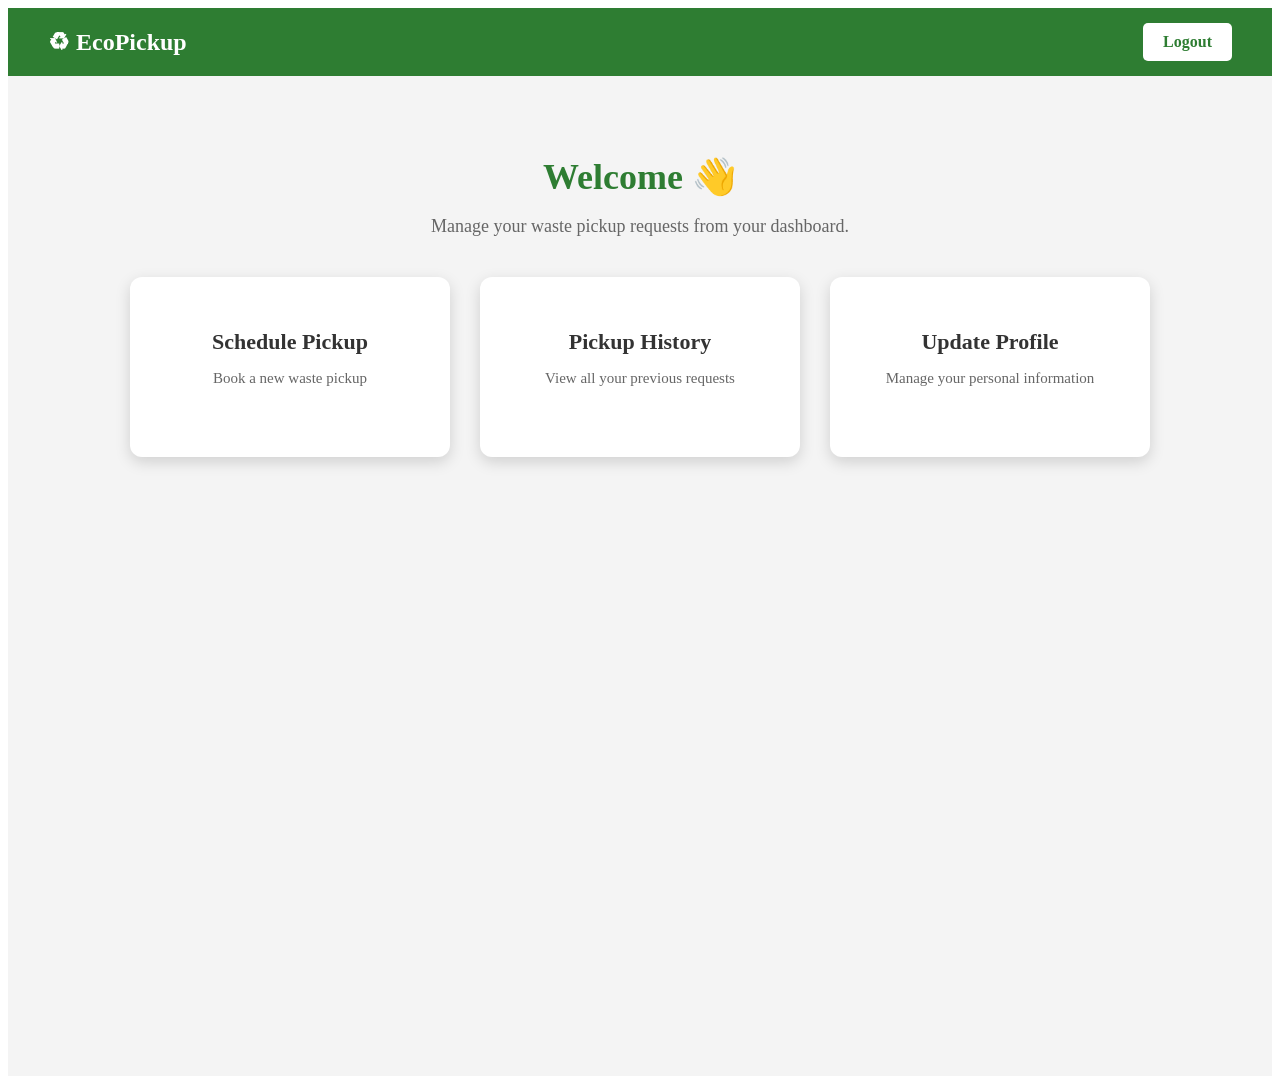
<file: dashboard.html>
<!DOCTYPE html>
<html lang="en">
<head>
    <meta charset="UTF-8">
    <meta name="viewport" content="width=device-width, initial-scale=1.0">
    <title>Dashboard | EcoPickup</title>

    <link rel="stylesheet" href="dashboard.css ">

</head>
<body>

<header class="dashboard-header">

    <div class="logo">
        ♻ EcoPickup
    </div>

    <a href="login.html" class="logout-btn">
        Logout
    </a>

</header>

<section class="dashboard">

    <h1>Welcome 👋</h1>

    <p>
        Manage your waste pickup requests from your dashboard.
    </p>

    <div class="dashboard-cards">

        <a href="schedule.html" class="dashboard-card">

            <i class="fas fa-calendar-check"></i>

            <h3>Schedule Pickup</h3>

            <p> Book a new waste pickup</p>
        </a>

        <a href="history.html" class="dashboard-card">
            <i class="fas fa-history"></i>

            <h3>Pickup History</h3>
            <p>View all your previous requests</p>
        </a>

        <a href="profile.html" class="dashboard-card">

            <i class="fas fa-user"></i>

            <h3>Update Profile</h3>
            <p>Manage your personal information</p>
        </a>
    </div>

</section>

</body>
</html>
</file>
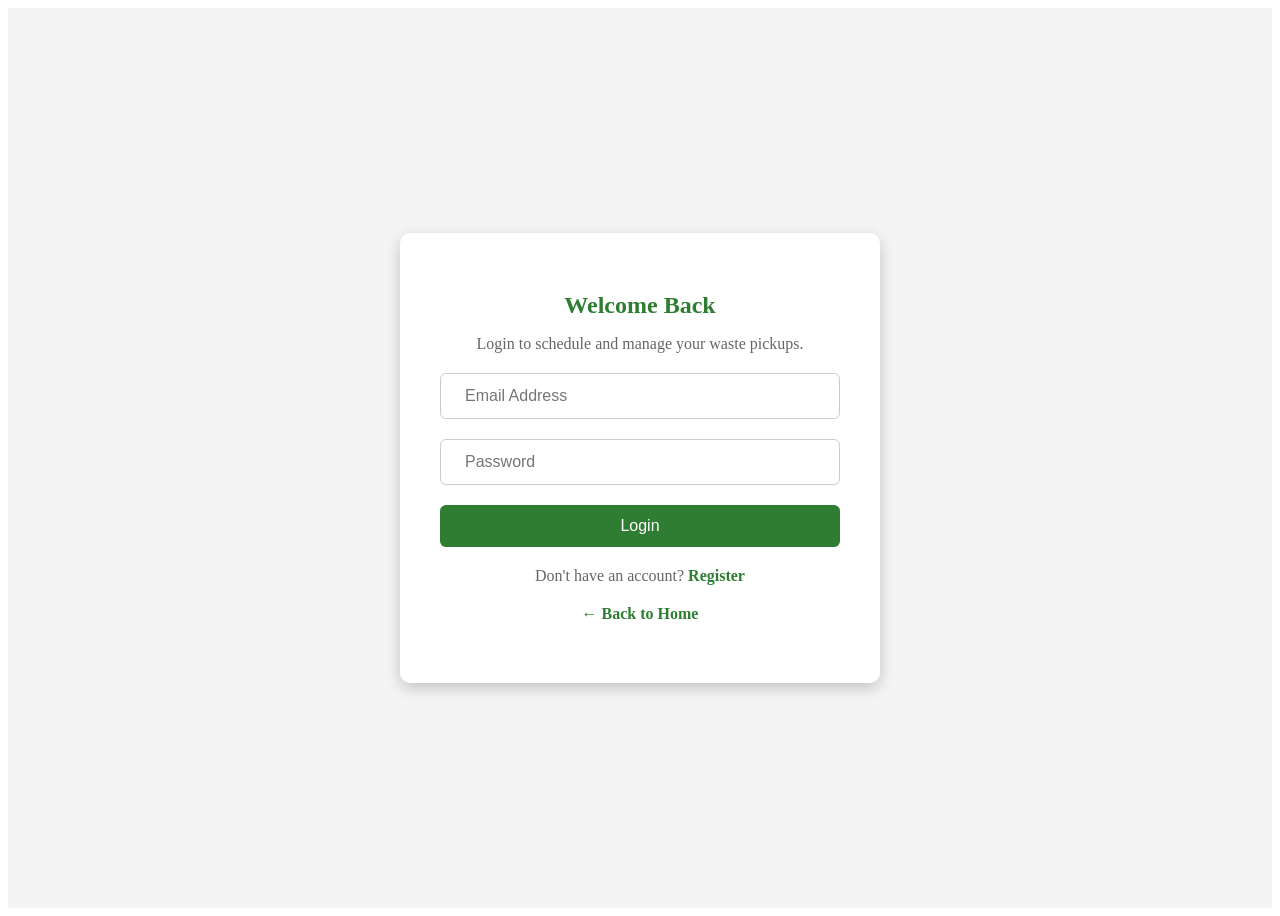
<file: login.html>
<!DOCTYPE html>
<html lang="en">
<head>
    <meta charset="UTF-8">
    <meta name="viewport" content="width=device-width, initial-scale=1.0">
    <title>Login | EcoPickup</title>

    <link rel="stylesheet" href="login.css">

</head>

<body>

<div class="form-container">

    <div class="form-box">

        <h2>Welcome Back</h2>
        <p>Login to schedule and manage your waste pickups.</p>

        <form id="loginForm">

            <div class="input-box">
                <i class="fas fa-envelope"></i>
                <input type="email" id="email" placeholder="Email Address" required>
            </div>

            <div class="input-box">
                <i class="fas fa-lock"></i>
                <input type="password" id="password" placeholder="Password" required>
            </div>

            <button type="submit" class="register-btn">
                Login
            </button>

        </form>

        <p class="login-link">
            Don't have an account?
            <a href="register.html">Register</a>
        </p>

        <p class="login-link">
            <a href="CAP.HTML">← Back to Home</a>
        </p>

    </div>

</div>

<script src="login.js"></script>

</body>
</html>
</file>
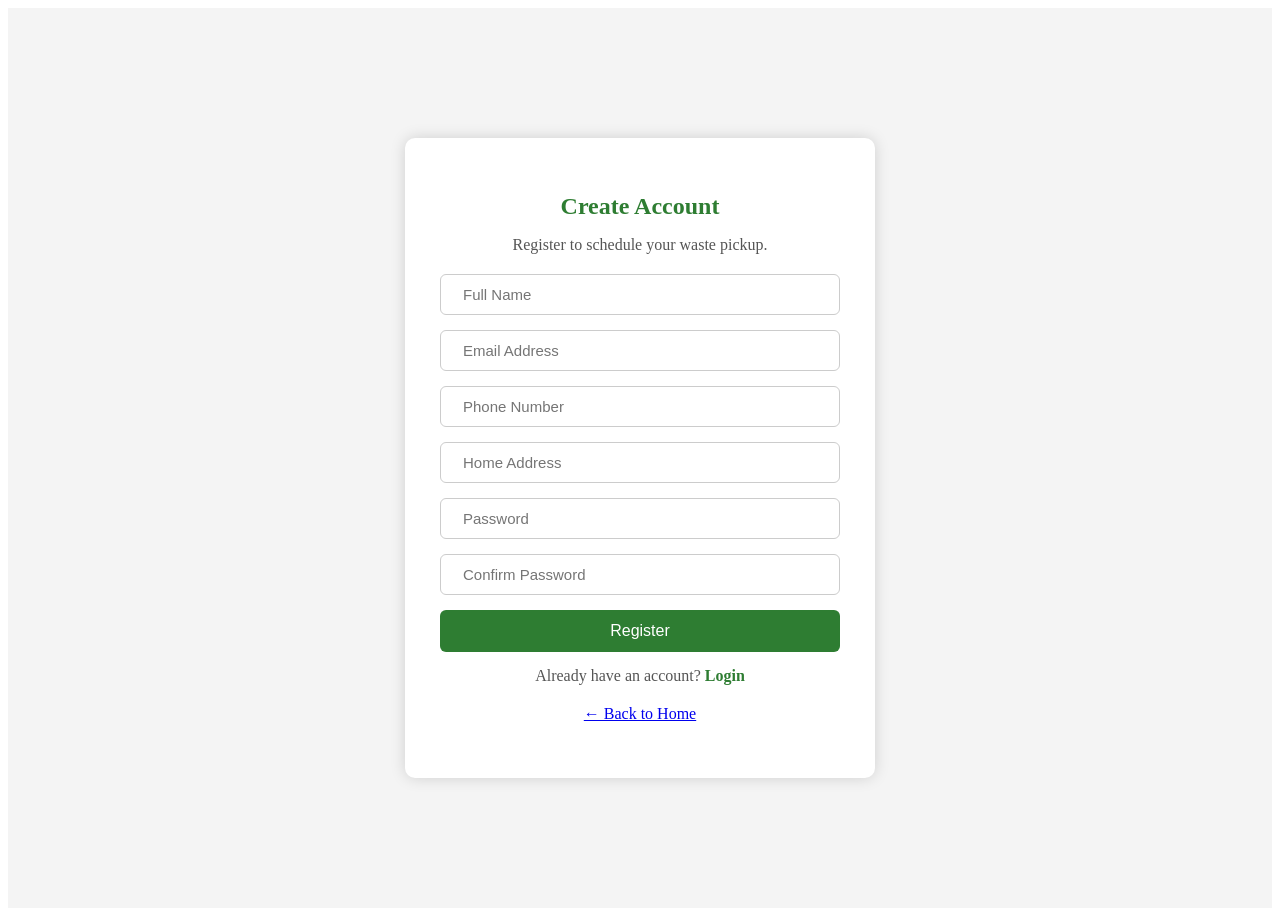
<file: register.html>
<!DOCTYPE html>
<html lang="en">
<head>
    <meta charset="UTF-8">
    <meta name="viewport" content="width=device-width, initial-scale=1.0">
    <title>Register | EcoPickup</title>

    <link rel="stylesheet" href="register.css">
</head> 
<body>

<div class="form-container">

    <div class="form-box">

        <h2>Create Account</h2>
        <p>Register to schedule your waste pickup.</p>

        <form id="registerForm">

            <div class="input-box">
                <i class="fas fa-user"></i>
                <input type="text" id="fullname" placeholder="Full Name" required>
            </div>

            <div class="input-box">
                <i class="fas fa-envelope"></i>
                <input type="email" id="email" placeholder="Email Address" required>
            </div>

            <div class="input-box">
                <i class="fas fa-phone"></i>
                <input type="tel" id="phone" placeholder="Phone Number" required>
            </div>

            <div class="input-box">
                <i class="fas fa-map-marker-alt"></i>
                <input type="text" id="address" placeholder="Home Address" required>
            </div>

            <div class="input-box">
                <i class="fas fa-lock"></i>
                <input type="password" id="password" placeholder="Password" required>
            </div>

            <div class="input-box">
                <i class="fas fa-lock"></i>
                <input type="password" id="confirmPassword" placeholder="Confirm Password" required>
            </div>

            <button type="submit" class="register-btn">
                Register
            </button>

        </form>

        <p class="login-link">
            Already have an account?
            <a href="login.html">Login</a>
        </p>

        <p>
            <a href="index.html">← Back to Home</a>
        </p>

    </div>

</div>

<script src="register.js"></script>

</body>
</html>
</file>
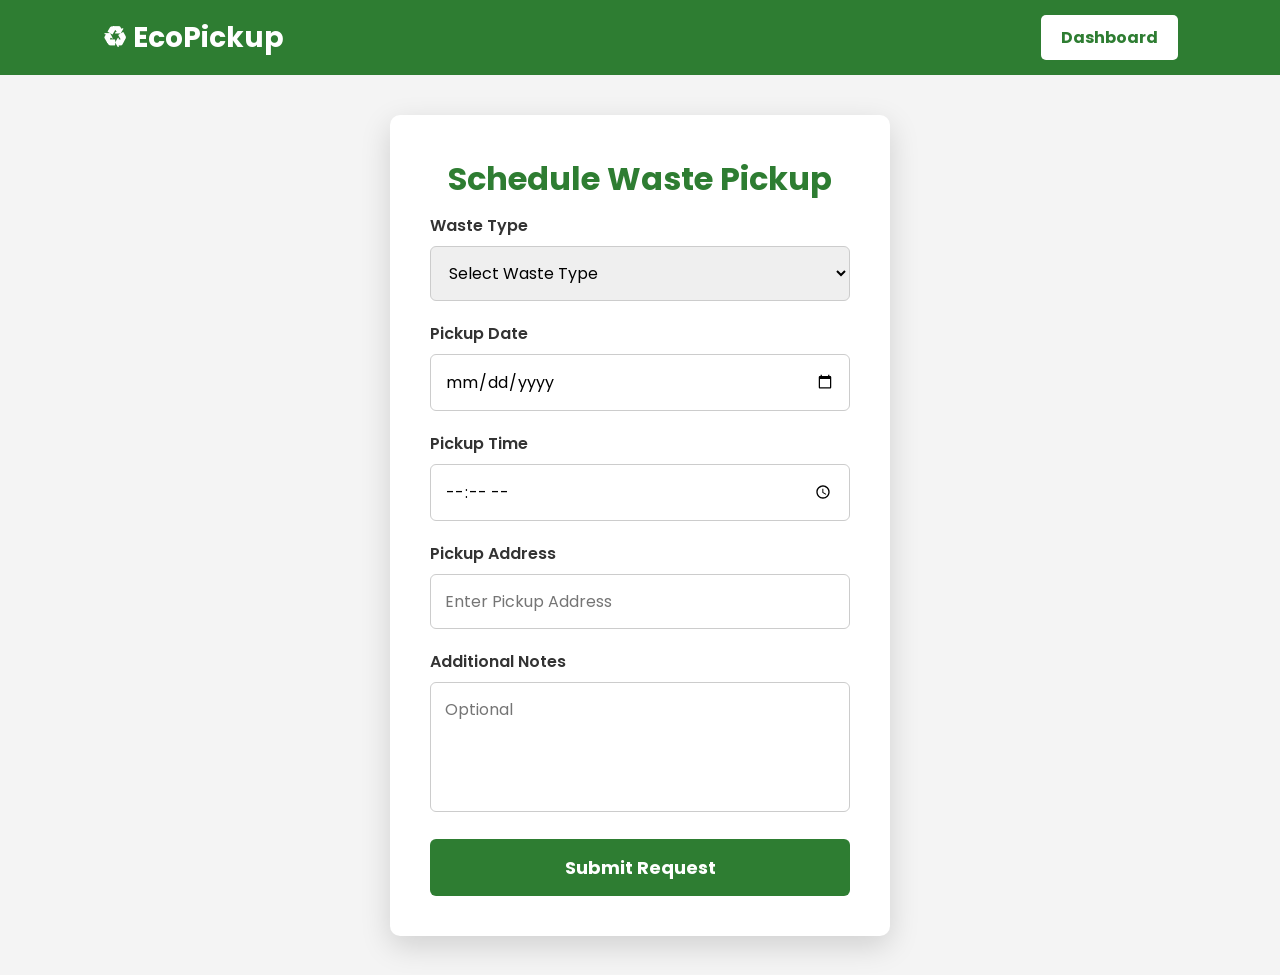
<file: schedule.html>
<!DOCTYPE html>
<html lang="en">
<head>
    <meta charset="UTF-8">
    <meta name="viewport" content="width=device-width, initial-scale=1.0">
    <title>Schedule Pickup | EcoPickup</title>

    <link rel="stylesheet" href="schedule.css">
</head>
<body>

<header class="dashboard-header">

    <div class="logo">
        ♻ EcoPickup
    </div>

    <a href="dashboard.html" class="logout-btn">
        Dashboard
    </a>

</header>

<div class="form-container">

<div class="form-box">

<h2>Schedule Waste Pickup</h2>

<form id="pickupForm">

<label>Waste Type</label>

<select id="wasteType" required>

<option value="">Select Waste Type</option>

<option>Household Waste</option>

<option>Plastic Waste</option>

<option>Organic Waste</option>

<option>Electronic Waste</option>

</select>

<label>Pickup Date</label>

<input type="date" id="pickupDate" required>

<label>Pickup Time</label>

<input type="time" id="pickupTime" required>

<label>Pickup Address</label>

<input type="text"
id="address"
placeholder="Enter Pickup Address"
required>

<label>Additional Notes</label>

<textarea
id="notes"
rows="4"
placeholder="Optional"></textarea>

<button type="submit" class="form-btn">

Submit Request

</button>

</form>

</div>

</div>

<script src="schedule.js"></script>

</body>
</html>
</file>
<file: dashboard.css>
/* ===============================
   DASHBOARD PAGE
================================= */

.dashboard-header{
    background:#2E7D32;
    color:#fff;
    padding:15px 40px;
    display:flex;
    justify-content:space-between;
    align-items:center;
}

.dashboard-header .logo{
    font-size:24px;
    font-weight:bold;
}

.logout-btn{
    background:#fff;
    color:#2E7D32;
    text-decoration:none;
    padding:10px 20px;
    border-radius:5px;
    font-weight:600;
    transition:0.3s;
}

.logout-btn:hover{
    background:#e8f5e9;
}

.dashboard{
    padding:50px 8%;
    text-align:center;
    background:#f4f4f4;
    min-height:100vh;
}

.dashboard h1{
    color:#2E7D32;
    margin-bottom:10px;
    font-size:36px;
}

.dashboard p{
    color:#666;
    margin-bottom:40px;
    font-size:18px;
}

.dashboard-cards{
    display:flex;
    justify-content:center;
    gap:30px;
    flex-wrap:wrap;
}

.dashboard-card{
    width:280px;
    background:#fff;
    padding:30px 20px;
    border-radius:12px;
    text-decoration:none;
    color:#333;
    box-shadow:0 5px 15px rgba(0,0,0,0.15);
    transition:0.3s ease;
}

.dashboard-card:hover{
    transform:translateY(-10px);
    box-shadow:0 10px 25px rgba(0,0,0,0.2);
}

.dashboard-card i{
    font-size:55px;
    color:#2E7D32;
    margin-bottom:20px;
}

.dashboard-card h3{
    margin-bottom:10px;
    font-size:22px;
}

.dashboard-card p{
    font-size:15px;
    color:#666;
}

/* ===============================
   RESPONSIVE DESIGN
================================= */

@media (max-width:768px){

.dashboard-header{
    flex-direction:column;
    gap:15px;
    text-align:center;
}

.dashboard{
    padding:30px 20px;
}

.dashboard h1{
    font-size:28px;
}

.dashboard-cards{
    flex-direction:column;
    align-items:center;
}

.dashboard-card{
    width:100%;
    max-width:350px;
}

}
</file>
<file: login.css>
.form-container{
    display:flex;
    justify-content:center;
    align-items:center;
    min-height:100vh;
    background:#f4f4f4;
}

.form-box{
    width:400px;
    background:#ffffff;
    padding:40px;
    border-radius:10px;
    box-shadow:0 5px 15px rgba(0,0,0,0.2);
}

.form-box h2{
    text-align:center;
    color:#2E7D32;
    margin-bottom:10px;
}

.form-box p{
    text-align:center;
    color:#666;
    margin-bottom:20px;
}

.input-box{
    display:flex;
    align-items:center;
    margin-bottom:20px;
    border:1px solid #ccc;
    border-radius:6px;
    padding:12px;
}

.input-box i{
    color:#2E7D32;
    margin-right:10px;
    font-size:18px;
}

.input-box input{
    width:100%;
    border:none;
    outline:none;
    font-size:16px;
    background:transparent;
}

.register-btn{
    width:100%;
    padding:12px;
    background:#2E7D32;
    color:white;
    border:none;
    border-radius:6px;
    font-size:16px;
    cursor:pointer;
    transition:0.3s;
}

.register-btn:hover{
    background:#256428;
}

.login-link{
    text-align:center;
    margin-top:20px;
}

.login-link a{
    color:#2E7D32;
    text-decoration:none;
    font-weight:600;
}

.login-link a:hover{
    text-decoration:underline;
}

/* ===========================
   RESPONSIVE DESIGN
=========================== */

@media(max-width:768px){

.form-box{
    width:90%;
    padding:30px 20px;
}

}
</file>
<file: register.css>
/* Register & Login Page */

.form-container{
    display:flex;
    justify-content:center;
    align-items:center;
    min-height:100vh;
    background:#f4f4f4;
}

.form-box{
    background:#fff;
    width:400px;
    padding:35px;
    border-radius:10px;
    box-shadow:0 0 15px rgba(0,0,0,.15);
}

.form-box h2{
    color:#2E7D32;
    text-align:center;
    margin-bottom:10px;
}

.form-box p{
    text-align:center;
    margin-bottom:20px;
    color:#555;
}

.input-box{
    display:flex;
    align-items:center;
    border:1px solid #ccc;
    border-radius:6px;
    padding:10px;
    margin-bottom:15px;
}

.input-box i{
    color:#2E7D32;
    margin-right:10px;
}

.input-box input{
    width:100%;
    border:none;
    outline:none;
    font-size:15px;
}

.register-btn{
    width:100%;
    padding:12px;
    background:#2E7D32;
    color:#fff;
    border:none;
    border-radius:6px;
    cursor:pointer;
    font-size:16px;
}

.register-btn:hover{
    background:#256428;
}

.login-link{
    margin-top:15px;
    text-align:center;
}

.login-link a{
    color:#2E7D32;
    text-decoration:none;
    font-weight:600;
}
</file>
<file: schedule.css>
/* ===========================
   GOOGLE FONT
=========================== */

@import url('https://fonts.googleapis.com/css2?family=Poppins:wght@300;400;500;600;700&display=swap');

*{
    margin:0;
    padding:0;
    box-sizing:border-box;
    font-family:'Poppins',sans-serif;
}

body{
    background:#f4f4f4;
    color:#333;
}

/* ===========================
   NAVIGATION
=========================== */

header{
    background:#2E7D32;
    color:#fff;
    display:flex;
    justify-content:space-between;
    align-items:center;
    padding:15px 8%;
}

.logo{
    font-size:28px;
    font-weight:bold;
}

nav a{
    color:white;
    text-decoration:none;
    margin-left:20px;
    font-weight:500;
}

nav a:hover{
    color:#FFD54F;
}

/* ===========================
   HERO SECTION
=========================== */

.hero{
    display:flex;
    justify-content:space-between;
    align-items:center;
    padding:80px 8%;
    flex-wrap:wrap;
}

.hero-text{
    flex:1;
}

.hero-text h1{
    font-size:50px;
    color:#2E7D32;
}

.hero-text p{
    margin:20px 0;
    font-size:18px;
}

.hero-text a{
    display:inline-block;
    background:#2E7D32;
    color:white;
    text-decoration:none;
    padding:15px 30px;
    border-radius:6px;
}

.hero-text a:hover{
    background:#256428;
}

.hero-image{
    flex:1;
    text-align:center;
}

.hero-image img{
    width:80%;
}

/* ===========================
   ABOUT & SERVICES
=========================== */

section{
    padding:60px 8%;
}

section h2{
    text-align:center;
    color:#2E7D32;
    margin-bottom:30px;
}

.services{
    display:grid;
    grid-template-columns:repeat(auto-fit,minmax(220px,1fr));
    gap:20px;
}

.card{
    background:white;
    padding:30px;
    border-radius:10px;
    text-align:center;
    box-shadow:0 5px 15px rgba(0,0,0,.1);
}

.card i{
    font-size:50px;
    color:#2E7D32;
    margin-bottom:15px;
}

/* ===========================
   FOOTER
=========================== */

footer{
    background:#2E7D32;
    color:white;
    text-align:center;
    padding:20px;
}

/* ===========================
   REGISTER & LOGIN
=========================== */

.form-container{
    display:flex;
    justify-content:center;
    align-items:center;
    min-height:100vh;
    background:#f4f4f4;
}

.form-box{
    width:500px;
    background:white;
    padding:40px;
    border-radius:10px;
    box-shadow:0 10px 30px rgba(0,0,0,.15);
}

.form-box h2{
    text-align:center;
    color:#2E7D32;
    font-size:32px;
    margin-bottom:10px;
}

.form-box p{
    text-align:center;
    color:#666;
    margin-bottom:25px;
}

.input-box{
    display:flex;
    align-items:center;
    border:1px solid #ccc;
    border-radius:6px;
    padding:12px;
    margin-bottom:20px;
}

.input-box i{
    margin-right:10px;
    color:#2E7D32;
}

.input-box input{
    width:100%;
    border:none;
    outline:none;
    font-size:16px;
}

.form-btn{
    width:100%;
    background:#2E7D32;
    color:white;
    padding:15px;
    border:none;
    border-radius:6px;
    cursor:pointer;
    font-size:18px;
    font-weight:bold;
}

.form-btn:hover{
    background:#256428;
}

.login-link{
    text-align:center;
    margin-top:20px;
}

.login-link a{
    color:#2E7D32;
    text-decoration:none;
    font-weight:bold;
}

/* ===========================
   DASHBOARD
=========================== */

.dashboard-header{
    background:#2E7D32;
    color:white;
    display:flex;
    justify-content:space-between;
    align-items:center;
    padding:15px 8%;
}

.logout-btn{
    background:white;
    color:#2E7D32;
    text-decoration:none;
    padding:10px 20px;
    border-radius:5px;
    font-weight:bold;
}

.dashboard{
    text-align:center;
    padding:60px 8%;
}

.dashboard h1{
    color:#2E7D32;
    margin-bottom:10px;
}

.dashboard p{
    margin-bottom:40px;
}

.dashboard-cards{
    display:flex;
    justify-content:center;
    gap:30px;
    flex-wrap:wrap;
}

.dashboard-card{
    width:280px;
    background:white;
    padding:30px;
    border-radius:10px;
    text-decoration:none;
    color:#333;
    box-shadow:0 5px 15px rgba(0,0,0,.15);
    transition:.3s;
}

.dashboard-card:hover{
    transform:translateY(-8px);
}

.dashboard-card i{
    font-size:50px;
    color:#2E7D32;
    margin-bottom:15px;
}

/* ===========================
   SCHEDULE PAGE
=========================== */

label{
    display:block;
    margin-bottom:8px;
    font-weight:600;
}

select,
input[type="date"],
input[type="time"],
input[type="text"],
textarea{
    width:100%;
    padding:14px;
    border:1px solid #ccc;
    border-radius:6px;
    margin-bottom:20px;
    font-size:16px;
}

textarea{
    resize:none;
}

button{
    width:100%;
}

/* ===========================
   RESPONSIVE
=========================== */

@media(max-width:768px){

header{
    flex-direction:column;
    text-align:center;
}

nav{
    margin-top:15px;
}

.hero{
    flex-direction:column;
    text-align:center;
}

.hero-text h1{
    font-size:36px;
}

.hero-image img{
    width:100%;
    margin-top:30px;
}

.form-box{
    width:90%;
}

.dashboard-header{
    flex-direction:column;
    gap:15px;
}

.dashboard-cards{
    flex-direction:column;
    align-items:center;
}

.dashboard-card{
    width:100%;
}
}
</file>
